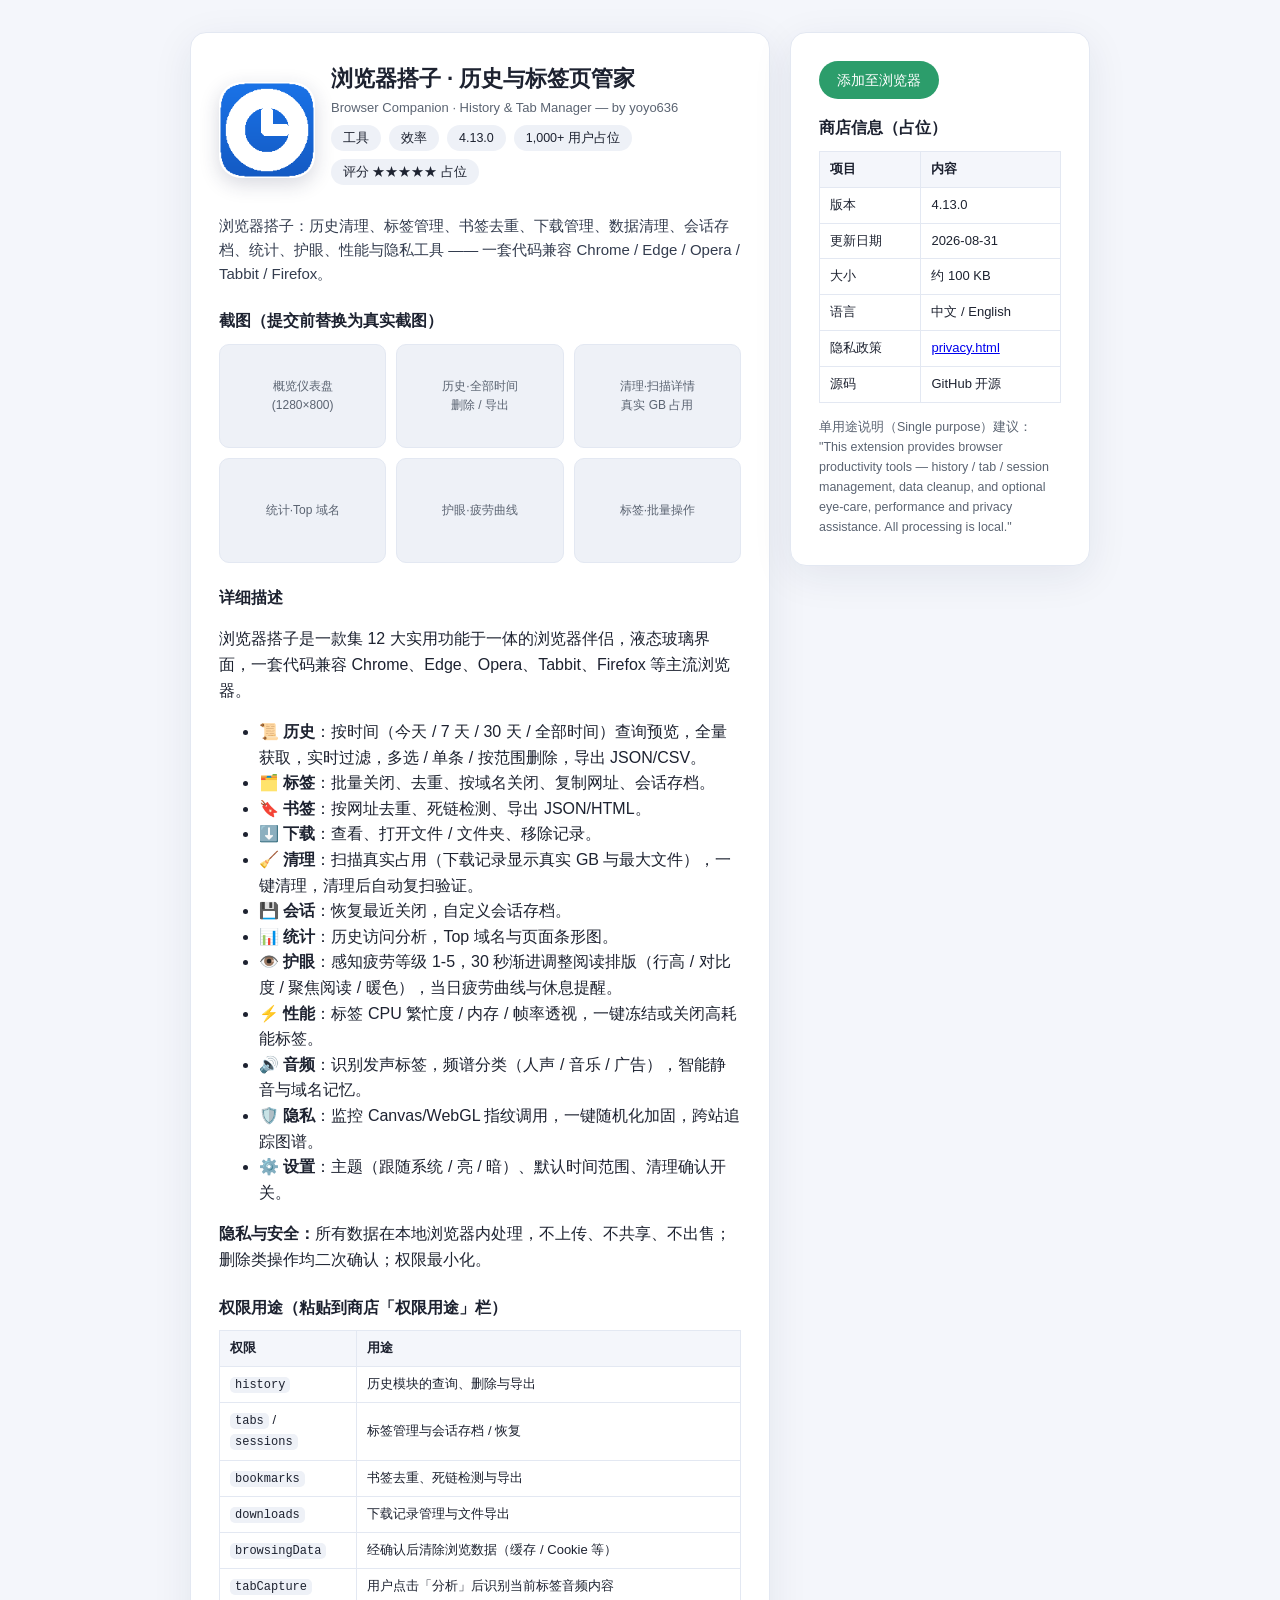
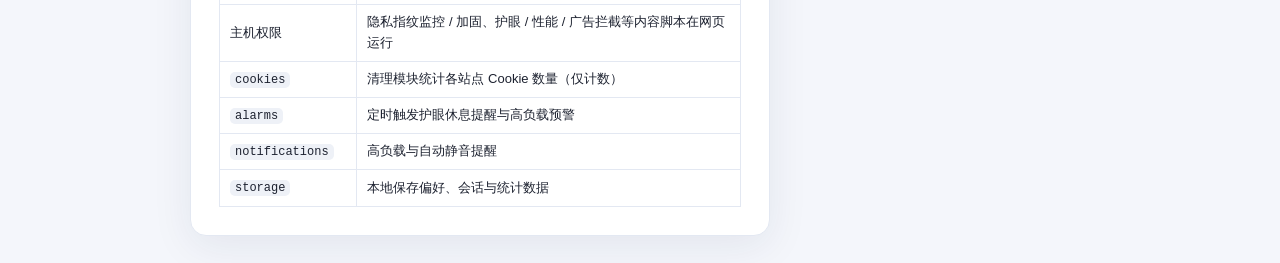
<file: listing-preview.html>
<!DOCTYPE html>
<html lang="zh-CN">
<head>
<meta charset="UTF-8">
<meta name="viewport" content="width=device-width, initial-scale=1.0">
<title>Listing 预览 · 浏览器搭子</title>
<style>
  :root { color-scheme: light; --line:#e3e8f2; --muted:#5b6472; }
  @media (prefers-color-scheme: dark) {
    :root { color-scheme: dark; }
    body { background:#10131c; color:#e8eaf0; }
    .card, .ss { background:#1a1f2e; border-color:#2c3348; }
    .chip { background:#262e44; }
    table th, table td { border-color:#2c3348; }
    a { color:#8ab0ff; }
  }
  * { box-sizing: border-box; }
  body { margin:0; font-family:-apple-system,BlinkMacSystemFont,"Segoe UI",Roboto,"PingFang SC","Microsoft YaHei",sans-serif;
    background:#f4f6fb; color:#1d2230; padding:32px 16px; line-height:1.6; }
  .wrap { max-width: 900px; margin: 0 auto; display: flex; gap: 20px; align-items: flex-start; flex-wrap: wrap; }
  .card { background:#fff; border:1px solid var(--line); border-radius:16px; padding:28px; box-shadow:0 10px 40px rgba(31,38,80,.08); }
  .main { flex: 1 1 540px; }
  .side { flex: 1 1 260px; }
  .icon { width:96px; height:96px; border-radius:22px; box-shadow:0 6px 20px rgba(31,38,80,.18); }
  .row { display:flex; gap:16px; align-items:center; }
  h1 { font-size:22px; margin:0 0 2px; }
  .dev { font-size:13px; color:var(--muted); }
  .badges { margin:6px 0 14px; display:flex; gap:8px; flex-wrap:wrap; }
  .chip { background:#eef1f7; border-radius:999px; padding:3px 12px; font-size:12.5px; }
  .short { font-size:15px; color:#333c4e; }
  .sec { font-size:16px; font-weight:700; margin:22px 0 10px; }
  .gallery { display:grid; grid-template-columns:repeat(auto-fill,minmax(150px,1fr)); gap:10px; }
  .ss { aspect-ratio: 16/10; background:#eef1f7; border:1px solid var(--line); border-radius:10px;
    display:flex; align-items:center; justify-content:center; color:var(--muted); font-size:12px; text-align:center; padding:8px; }
  table { width:100%; border-collapse:collapse; font-size:13px; margin-top:6px; }
  th, td { border:1px solid var(--line); padding:7px 10px; text-align:left; }
  th { background:#f4f6fb; }
  .note { font-size:12.5px; color:var(--muted); margin-top:14px; }
  .btn { display:inline-block; background:#2c9d6b; color:#fff; border-radius:999px; padding:8px 18px; font-size:14px; }
  code { background:#eef1f7; padding:1px 5px; border-radius:5px; font-size:12px; }
</style>
</head>
<body>
<div class="wrap">
  <div class="card main">
    <div class="row">
      <img class="icon" src="icons/icon128.png" alt="icon">
      <div>
        <h1>浏览器搭子 · 历史与标签页管家</h1>
        <div class="dev">Browser Companion · History &amp; Tab Manager — by yoyo636</div>
        <div class="badges">
          <span class="chip">工具</span><span class="chip">效率</span><span class="chip">4.13.0</span>
          <span class="chip">1,000+ 用户占位</span><span class="chip">评分 ★★★★★ 占位</span>
        </div>
      </div>
    </div>

    <p class="short">浏览器搭子：历史清理、标签管理、书签去重、下载管理、数据清理、会话存档、统计、护眼、性能与隐私工具 —— 一套代码兼容 Chrome / Edge / Opera / Tabbit / Firefox。</p>

    <div class="sec">截图（提交前替换为真实截图）</div>
    <div class="gallery">
      <div class="ss">概览仪表盘<br>(1280×800)</div>
      <div class="ss">历史·全部时间<br>删除 / 导出</div>
      <div class="ss">清理·扫描详情<br>真实 GB 占用</div>
      <div class="ss">统计·Top 域名</div>
      <div class="ss">护眼·疲劳曲线</div>
      <div class="ss">标签·批量操作</div>
    </div>

    <div class="sec">详细描述</div>
    <p>浏览器搭子是一款集 12 大实用功能于一体的浏览器伴侣，液态玻璃界面，一套代码兼容 Chrome、Edge、Opera、Tabbit、Firefox 等主流浏览器。</p>
    <ul>
      <li><b>📜 历史</b>：按时间（今天 / 7 天 / 30 天 / 全部时间）查询预览，全量获取，实时过滤，多选 / 单条 / 按范围删除，导出 JSON/CSV。</li>
      <li><b>🗂️ 标签</b>：批量关闭、去重、按域名关闭、复制网址、会话存档。</li>
      <li><b>🔖 书签</b>：按网址去重、死链检测、导出 JSON/HTML。</li>
      <li><b>⬇️ 下载</b>：查看、打开文件 / 文件夹、移除记录。</li>
      <li><b>🧹 清理</b>：扫描真实占用（下载记录显示真实 GB 与最大文件），一键清理，清理后自动复扫验证。</li>
      <li><b>💾 会话</b>：恢复最近关闭，自定义会话存档。</li>
      <li><b>📊 统计</b>：历史访问分析，Top 域名与页面条形图。</li>
      <li><b>👁️ 护眼</b>：感知疲劳等级 1-5，30 秒渐进调整阅读排版（行高 / 对比度 / 聚焦阅读 / 暖色），当日疲劳曲线与休息提醒。</li>
      <li><b>⚡ 性能</b>：标签 CPU 繁忙度 / 内存 / 帧率透视，一键冻结或关闭高耗能标签。</li>
      <li><b>🔊 音频</b>：识别发声标签，频谱分类（人声 / 音乐 / 广告），智能静音与域名记忆。</li>
      <li><b>🛡️ 隐私</b>：监控 Canvas/WebGL 指纹调用，一键随机化加固，跨站追踪图谱。</li>
      <li><b>⚙️ 设置</b>：主题（跟随系统 / 亮 / 暗）、默认时间范围、清理确认开关。</li>
    </ul>
    <p><b>隐私与安全：</b>所有数据在本地浏览器内处理，不上传、不共享、不出售；删除类操作均二次确认；权限最小化。</p>

    <div class="sec">权限用途（粘贴到商店「权限用途」栏）</div>
    <table>
      <tr><th>权限</th><th>用途</th></tr>
      <tr><td><code>history</code></td><td>历史模块的查询、删除与导出</td></tr>
      <tr><td><code>tabs</code> / <code>sessions</code></td><td>标签管理与会话存档 / 恢复</td></tr>
      <tr><td><code>bookmarks</code></td><td>书签去重、死链检测与导出</td></tr>
      <tr><td><code>downloads</code></td><td>下载记录管理与文件导出</td></tr>
      <tr><td><code>browsingData</code></td><td>经确认后清除浏览数据（缓存 / Cookie 等）</td></tr>
      <tr><td><code>tabCapture</code></td><td>用户点击「分析」后识别当前标签音频内容</td></tr>
      <tr><td>主机权限</td><td>隐私指纹监控 / 加固、护眼 / 性能 / 广告拦截等内容脚本在网页运行</td></tr>
      <tr><td><code>cookies</code></td><td>清理模块统计各站点 Cookie 数量（仅计数）</td></tr>
      <tr><td><code>alarms</code></td><td>定时触发护眼休息提醒与高负载预警</td></tr>
      <tr><td><code>notifications</code></td><td>高负载与自动静音提醒</td></tr>
      <tr><td><code>storage</code></td><td>本地保存偏好、会话与统计数据</td></tr>
    </table>
  </div>

  <div class="card side">
    <div class="btn">添加至浏览器</div>
    <div class="sec" style="margin-top:16px">商店信息（占位）</div>
    <table>
      <tr><th>项目</th><th>内容</th></tr>
      <tr><td>版本</td><td>4.13.0</td></tr>
      <tr><td>更新日期</td><td>2026-08-31</td></tr>
      <tr><td>大小</td><td>约 100 KB</td></tr>
      <tr><td>语言</td><td>中文 / English</td></tr>
      <tr><td>隐私政策</td><td><a href="privacy.html">privacy.html</a></td></tr>
      <tr><td>源码</td><td>GitHub 开源</td></tr>
    </table>
    <div class="note">单用途说明（Single purpose）建议：<br>
    "This extension provides browser productivity tools — history / tab / session management, data cleanup, and optional eye-care, performance and privacy assistance. All processing is local."</div>
  </div>
</div>
</body>
</html>
</file>
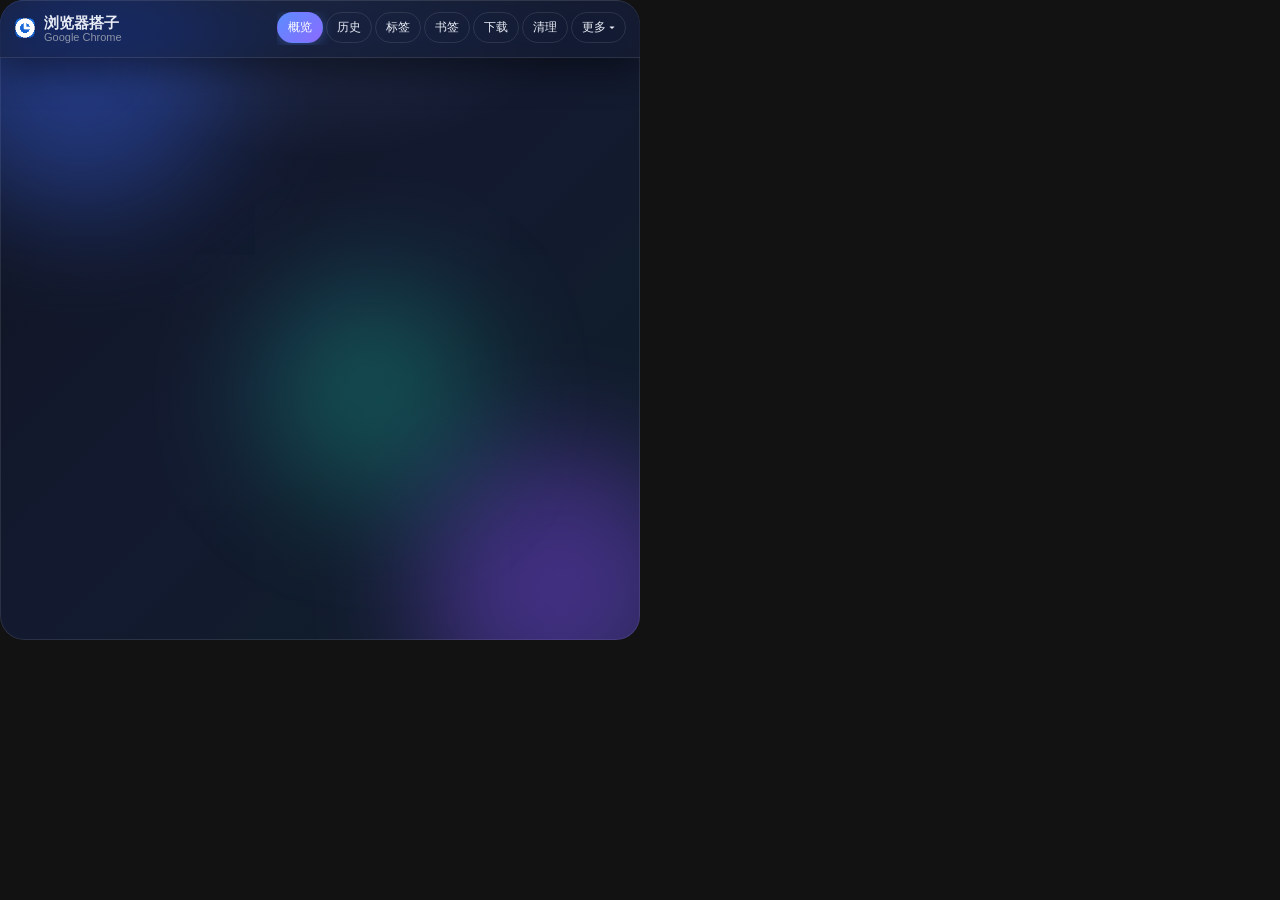
<file: popup.html>
<!DOCTYPE html>
<html lang="zh-CN">
  <head>
    <meta charset="UTF-8" />
    <meta name="viewport" content="width=device-width, initial-scale=1.0" />
    <title>浏览器搭子</title>
    <link rel="stylesheet" href="popup.css" />
  </head>
  <body>
    <!-- 液态玻璃背景光斑 -->
    <div class="bg-orbs" aria-hidden="true">
      <span class="orb orb-a"></span>
      <span class="orb orb-b"></span>
      <span class="orb orb-c"></span>
    </div>

    <!-- 顶部导航栏 -->
    <header class="topbar glass">
      <div class="brand">
        <img class="brand-icon" src="icons/icon32.png" alt="logo" width="22" height="22" />
        <div class="brand-text">
          <span class="brand-title">浏览器搭子</span>
          <span class="brand-sub" id="brandSub">Chromium 浏览器</span>
        </div>
      </div>
      <nav class="nav" id="nav">
        <button class="nav-item active" data-view="home">概览</button>
        <button class="nav-item" data-view="history">历史</button>
        <button class="nav-item" data-view="tabs">标签</button>
        <button class="nav-item" data-view="bookmarks">书签</button>
        <button class="nav-item" data-view="downloads">下载</button>
        <button class="nav-item" data-view="cleanup">清理</button>
        <button class="nav-item" data-view="more">更多 ▾</button>
      </nav>
      <!-- 更多面板：收纳次要功能，单屏展开全部入口 -->
      <div class="more-panel glass" id="morePanel" hidden></div>
    </header>

    <main class="content" id="content"></main>

    <!-- 二次确认 / 输入弹窗 -->
    <div class="modal-mask" id="modalMask" hidden>
      <div class="modal glass">
        <h3 id="modalTitle"></h3>
        <p id="modalBody"></p>
        <input id="modalInput" class="input" style="display:none;margin-bottom:12px;" autocomplete="off" />
        <div class="modal-actions">
          <button class="btn" id="modalCancel">取消</button>
          <button class="btn btn-danger" id="modalOk">确认</button>
        </div>
      </div>
    </div>

    <div class="toast-wrap" id="toastWrap"></div>

    <!-- 核心：命名空间、工具、导航、概览 -->
    <script src="popup.js"></script>
    <!-- 功能模块（经典脚本，按依赖顺序加载） -->
    <script src="modules/history.js"></script>
    <script src="modules/tabs.js"></script>
    <script src="modules/bookmarks.js"></script>
    <script src="modules/downloads.js"></script>
    <script src="modules/cleanup.js"></script>
    <script src="modules/sessions.js"></script>
    <script src="modules/stats.js"></script>
    <script src="modules/fatigue.js"></script>
    <script src="modules/perf.js"></script>
    <script src="modules/audio.js"></script>
    <script src="modules/privacy.js"></script>
    <script src="modules/health.js"></script>
    <script src="modules/focus.js"></script>
    <script src="modules/adblock.js"></script>
    <script src="modules/tamper.js"></script>
    <script src="modules/realestate.js"></script>
    <script src="modules/settings.js"></script>
  </body>
</html>
</file>
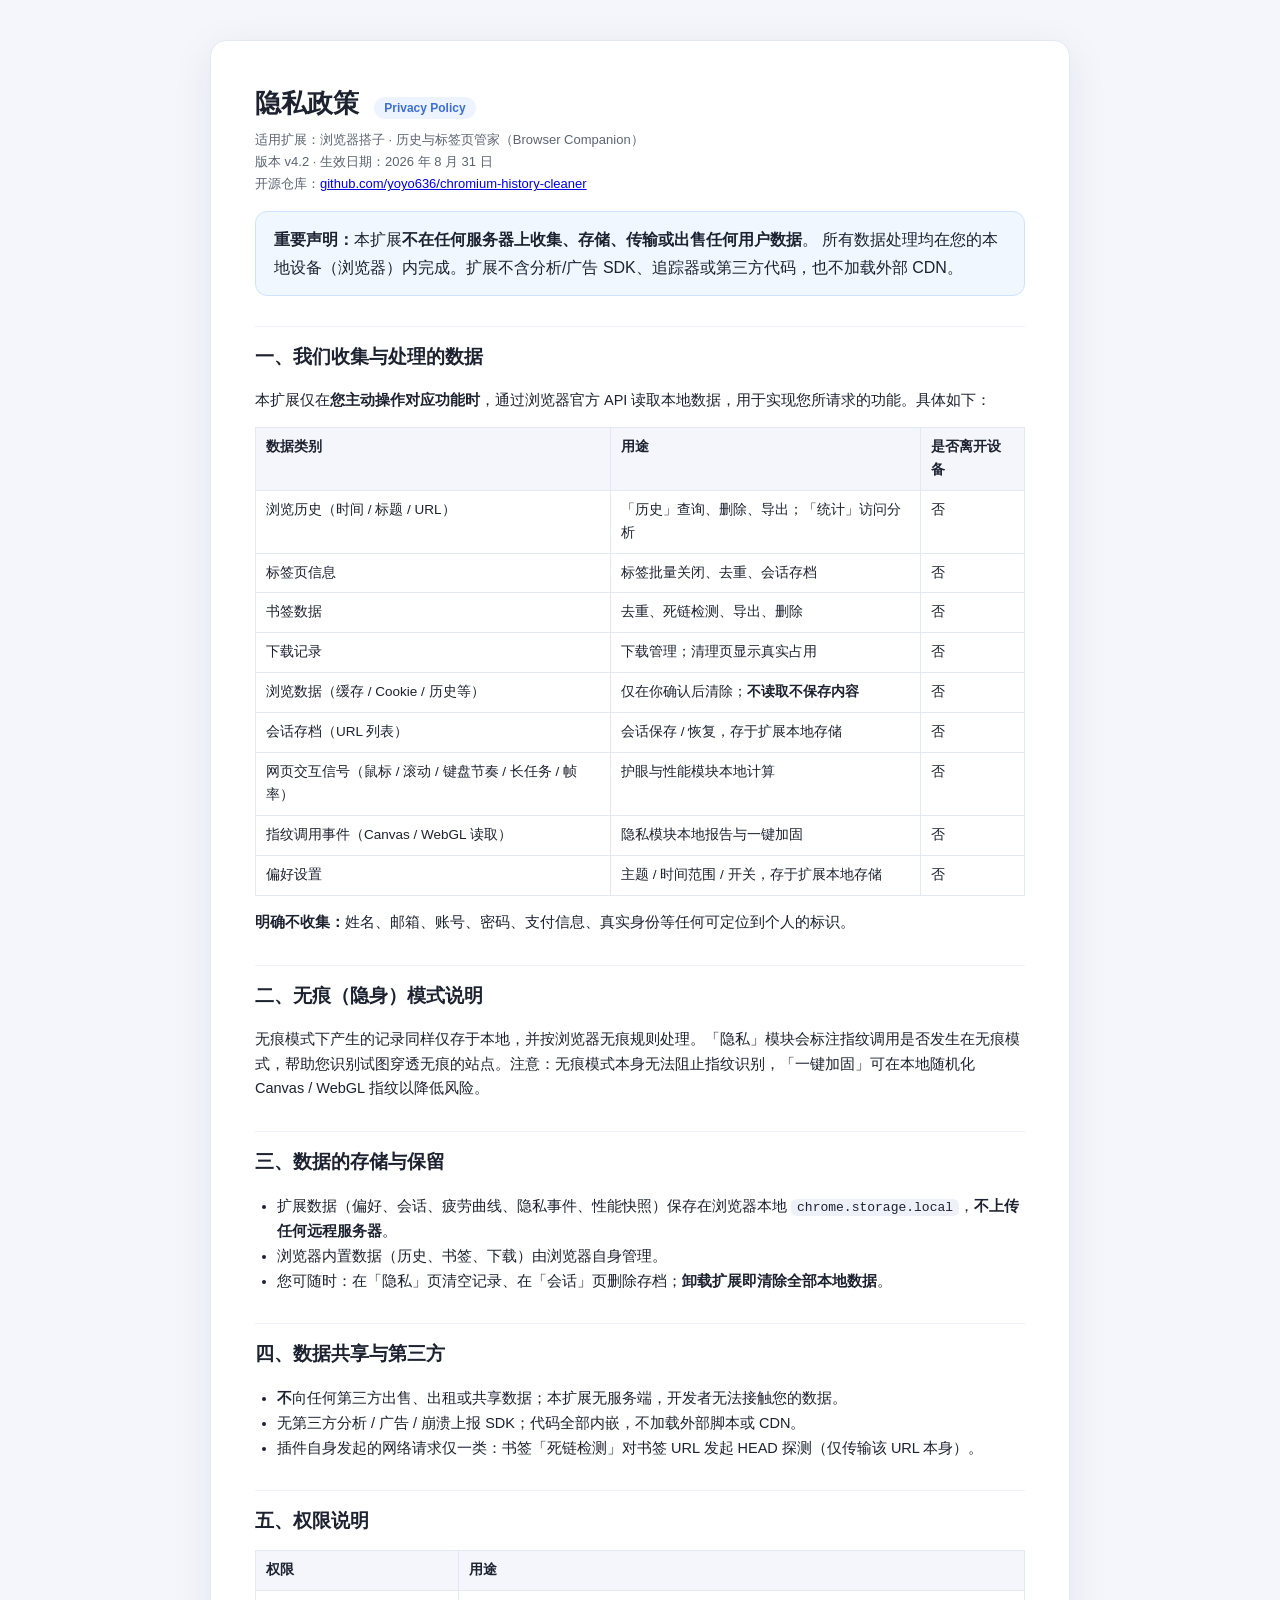
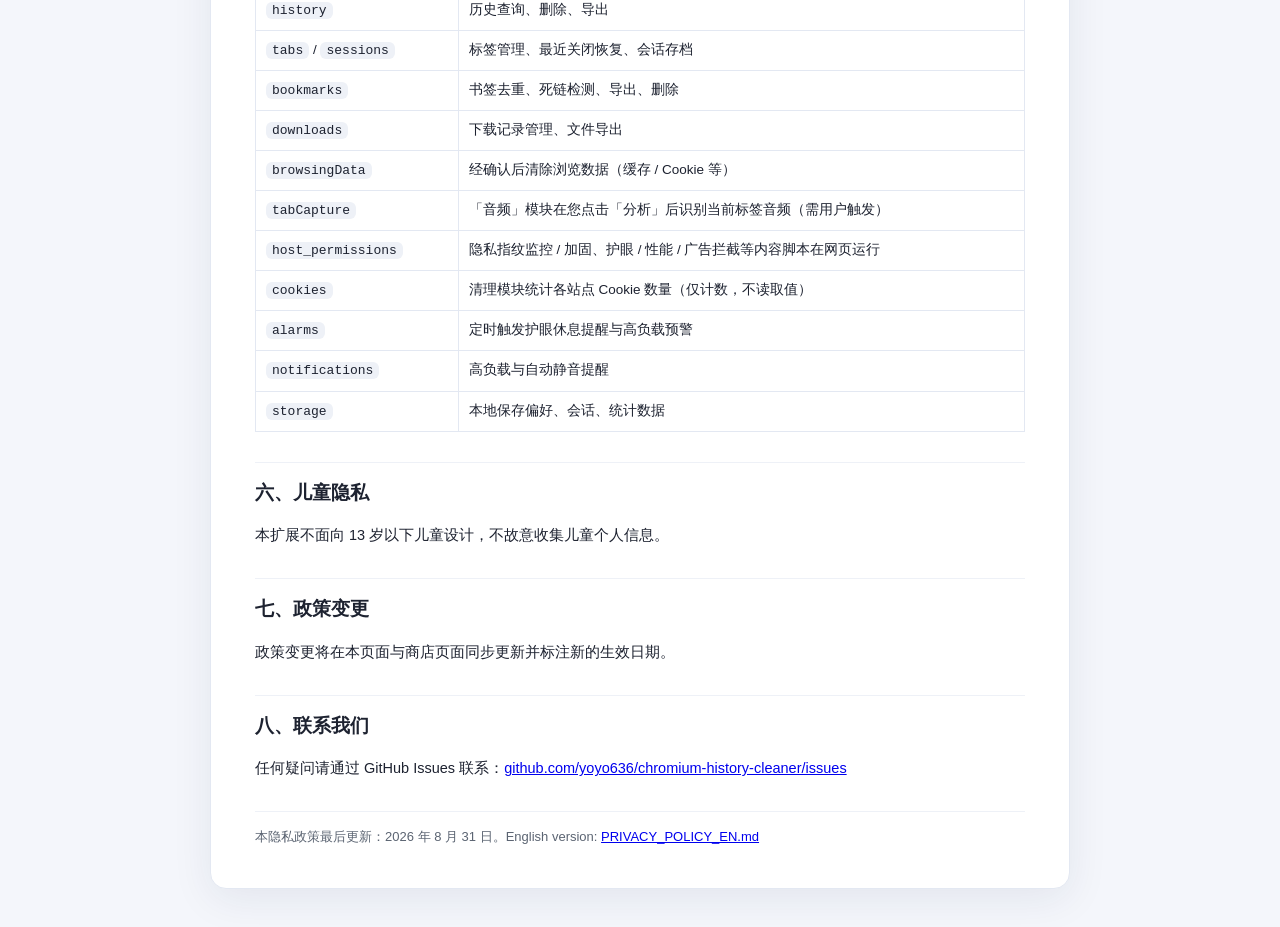
<file: privacy.html>
<!DOCTYPE html>
<html lang="zh-CN">
<head>
<meta charset="UTF-8">
<meta name="viewport" content="width=device-width, initial-scale=1.0">
<title>隐私政策 · 浏览器搭子</title>
<style>
  :root { color-scheme: light; }
  @media (prefers-color-scheme: dark) {
    :root { color-scheme: dark; }
    body { background:#10131c; color:#e8eaf0; }
    .card { background:#1a1f2e; border-color:#2c3348; }
    code { background:#0d1020; }
    a { color:#8ab0ff; }
  }
  * { box-sizing: border-box; }
  body {
    margin: 0; font-family: -apple-system, BlinkMacSystemFont, "Segoe UI", Roboto,
      "PingFang SC", "Microsoft YaHei", sans-serif;
    background: #f4f6fb; color: #1d2230; line-height: 1.7; padding: 40px 16px;
  }
  .wrap { max-width: 860px; margin: 0 auto; }
  .card {
    background: #fff; border: 1px solid #e3e8f2; border-radius: 16px;
    padding: 40px 44px; box-shadow: 0 10px 40px rgba(31,38,80,.08);
  }
  h1 { font-size: 26px; margin: 0 0 4px; }
  .meta { color: #5b6472; font-size: 13px; margin-bottom: 8px; }
  h2 { font-size: 19px; margin: 30px 0 10px; padding-top: 14px; border-top: 1px solid #eef1f7; }
  h3 { font-size: 15px; margin: 18px 0 8px; }
  p, li { font-size: 14.5px; }
  ul { padding-left: 22px; }
  table { width: 100%; border-collapse: collapse; margin: 12px 0; font-size: 13.5px; }
  th, td { border: 1px solid #e3e8f2; padding: 8px 10px; text-align: left; vertical-align: top; }
  th { background: #f4f6fb; }
  code { background: #eef1f7; padding: 1px 6px; border-radius: 6px; font-size: 13px; }
  .tldr { background:#f0f7ff; border:1px solid #cfe3ff; border-radius:12px; padding:14px 18px; margin: 16px 0; }
  .contact { margin-top: 30px; padding-top: 14px; border-top: 1px solid #eef1f7; font-size: 13px; color:#5b6472; }
  .tag { display:inline-block; background:#eef4ff; color:#3b6fd4; border-radius:999px; padding:1px 10px; font-size:12px; margin-left:8px; }
  @media (max-width: 640px) {
    .card { padding: 24px 20px; }
    th, td { font-size: 12.5px; }
  }
</style>
</head>
<body>
<div class="wrap">
  <div class="card">
    <h1>隐私政策 <span class="tag">Privacy Policy</span></h1>
    <div class="meta">适用扩展：浏览器搭子 · 历史与标签页管家（Browser Companion）<br>
    版本 v4.2 · 生效日期：2026 年 8 月 31 日<br>
    开源仓库：<a href="https://github.com/yoyo636/chromium-history-cleaner">github.com/yoyo636/chromium-history-cleaner</a></div>

    <div class="tldr">
      <strong>重要声明：</strong>本扩展<strong>不在任何服务器上收集、存储、传输或出售任何用户数据</strong>。
      所有数据处理均在您的本地设备（浏览器）内完成。扩展不含分析/广告 SDK、追踪器或第三方代码，也不加载外部 CDN。
    </div>

    <h2>一、我们收集与处理的数据</h2>
    <p>本扩展仅在<strong>您主动操作对应功能时</strong>，通过浏览器官方 API 读取本地数据，用于实现您所请求的功能。具体如下：</p>
    <table>
      <tr><th>数据类别</th><th>用途</th><th>是否离开设备</th></tr>
      <tr><td>浏览历史（时间 / 标题 / URL）</td><td>「历史」查询、删除、导出；「统计」访问分析</td><td>否</td></tr>
      <tr><td>标签页信息</td><td>标签批量关闭、去重、会话存档</td><td>否</td></tr>
      <tr><td>书签数据</td><td>去重、死链检测、导出、删除</td><td>否</td></tr>
      <tr><td>下载记录</td><td>下载管理；清理页显示真实占用</td><td>否</td></tr>
      <tr><td>浏览数据（缓存 / Cookie / 历史等）</td><td>仅在你确认后清除；<strong>不读取不保存内容</strong></td><td>否</td></tr>
      <tr><td>会话存档（URL 列表）</td><td>会话保存 / 恢复，存于扩展本地存储</td><td>否</td></tr>
      <tr><td>网页交互信号（鼠标 / 滚动 / 键盘节奏 / 长任务 / 帧率）</td><td>护眼与性能模块本地计算</td><td>否</td></tr>
      <tr><td>指纹调用事件（Canvas / WebGL 读取）</td><td>隐私模块本地报告与一键加固</td><td>否</td></tr>
      <tr><td>偏好设置</td><td>主题 / 时间范围 / 开关，存于扩展本地存储</td><td>否</td></tr>
    </table>
    <p><strong>明确不收集：</strong>姓名、邮箱、账号、密码、支付信息、真实身份等任何可定位到个人的标识。</p>

    <h2>二、无痕（隐身）模式说明</h2>
    <p>无痕模式下产生的记录同样仅存于本地，并按浏览器无痕规则处理。「隐私」模块会标注指纹调用是否发生在无痕模式，帮助您识别试图穿透无痕的站点。注意：无痕模式本身无法阻止指纹识别，「一键加固」可在本地随机化 Canvas / WebGL 指纹以降低风险。</p>

    <h2>三、数据的存储与保留</h2>
    <ul>
      <li>扩展数据（偏好、会话、疲劳曲线、隐私事件、性能快照）保存在浏览器本地 <code>chrome.storage.local</code>，<strong>不上传任何远程服务器</strong>。</li>
      <li>浏览器内置数据（历史、书签、下载）由浏览器自身管理。</li>
      <li>您可随时：在「隐私」页清空记录、在「会话」页删除存档；<strong>卸载扩展即清除全部本地数据</strong>。</li>
    </ul>

    <h2>四、数据共享与第三方</h2>
    <ul>
      <li><strong>不</strong>向任何第三方出售、出租或共享数据；本扩展无服务端，开发者无法接触您的数据。</li>
      <li>无第三方分析 / 广告 / 崩溃上报 SDK；代码全部内嵌，不加载外部脚本或 CDN。</li>
      <li>插件自身发起的网络请求仅一类：书签「死链检测」对书签 URL 发起 HEAD 探测（仅传输该 URL 本身）。</li>
      
    </ul>

    <h2>五、权限说明</h2>
    <table>
      <tr><th>权限</th><th>用途</th></tr>
      <tr><td><code>history</code></td><td>历史查询、删除、导出</td></tr>
      <tr><td><code>tabs</code> / <code>sessions</code></td><td>标签管理、最近关闭恢复、会话存档</td></tr>
      <tr><td><code>bookmarks</code></td><td>书签去重、死链检测、导出、删除</td></tr>
      <tr><td><code>downloads</code></td><td>下载记录管理、文件导出</td></tr>
      <tr><td><code>browsingData</code></td><td>经确认后清除浏览数据（缓存 / Cookie 等）</td></tr>
      <tr><td><code>tabCapture</code></td><td>「音频」模块在您点击「分析」后识别当前标签音频（需用户触发）</td></tr>
      <tr><td><code>host_permissions</code></td><td>隐私指纹监控 / 加固、护眼 / 性能 / 广告拦截等内容脚本在网页运行</td></tr>
      <tr><td><code>cookies</code></td><td>清理模块统计各站点 Cookie 数量（仅计数，不读取值）</td></tr>
      <tr><td><code>alarms</code></td><td>定时触发护眼休息提醒与高负载预警</td></tr>
      <tr><td><code>notifications</code></td><td>高负载与自动静音提醒</td></tr>
      <tr><td><code>storage</code></td><td>本地保存偏好、会话、统计数据</td></tr>
    </table>

    <h2>六、儿童隐私</h2>
    <p>本扩展不面向 13 岁以下儿童设计，不故意收集儿童个人信息。</p>

    <h2>七、政策变更</h2>
    <p>政策变更将在本页面与商店页面同步更新并标注新的生效日期。</p>

    <h2>八、联系我们</h2>
    <p>任何疑问请通过 GitHub Issues 联系：<a href="https://github.com/yoyo636/chromium-history-cleaner/issues">github.com/yoyo636/chromium-history-cleaner/issues</a></p>

    <div class="contact">本隐私政策最后更新：2026 年 8 月 31 日。English version: <a href="./PRIVACY_POLICY_EN.md">PRIVACY_POLICY_EN.md</a></div>
  </div>
</div>
</body>
</html>
</file>
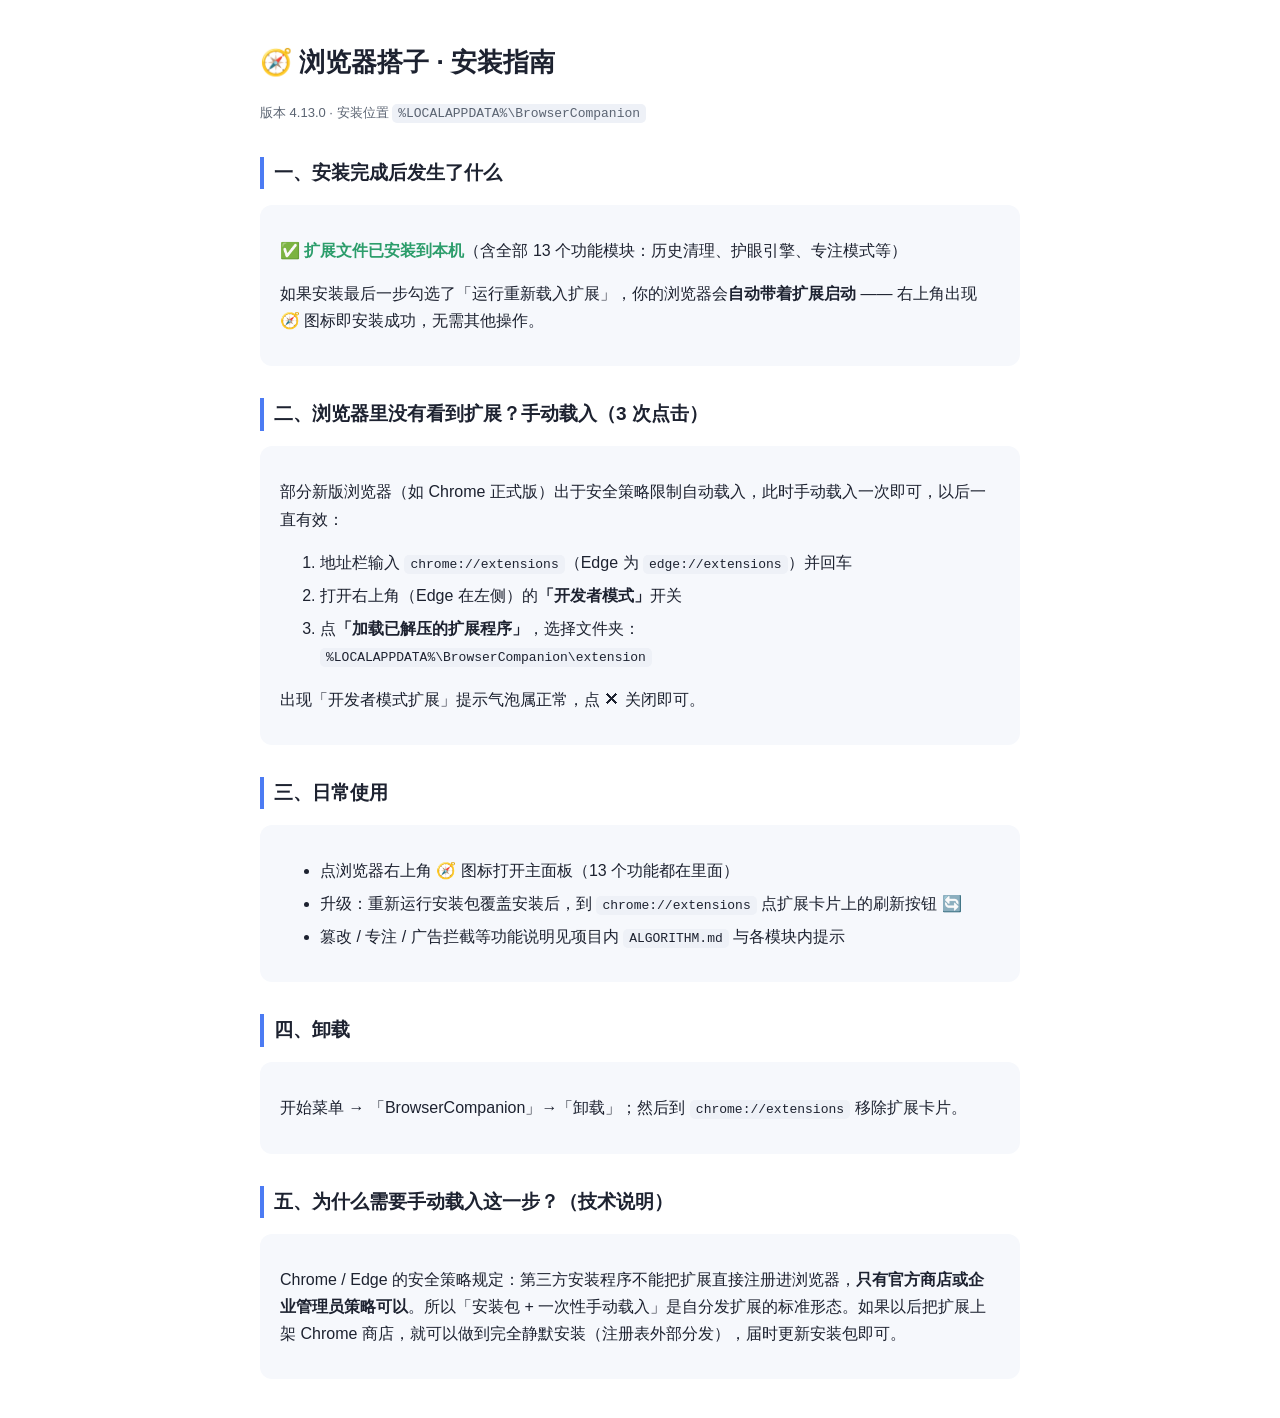
<file: win-installer/BrowserCompanion 安装指南.html>
<!DOCTYPE html>
<html lang="zh-CN">
<head>
<meta charset="UTF-8">
<title>浏览器搭子 · 安装指南</title>
<style>
  body { font-family: -apple-system, "Microsoft YaHei", sans-serif; max-width: 760px; margin: 40px auto; padding: 0 20px; color: #1d2230; line-height: 1.7; }
  h1 { font-size: 26px; } h2 { font-size: 19px; margin-top: 32px; border-left: 4px solid #4c7bf3; padding-left: 10px; }
  .card { background: #f6f8fc; border-radius: 12px; padding: 16px 20px; margin: 14px 0; }
  .ok { color: #2c9d6b; font-weight: 600; } .warn { color: #e5484d; font-weight: 600; }
  ol li, ul li { margin: 6px 0; }
  code { background: #eef1f7; padding: 2px 6px; border-radius: 5px; font-size: 13px; }
  .ver { color: #5b6472; font-size: 13px; }
</style>
</head>
<body>
<h1>🧭 浏览器搭子 · 安装指南</h1>
<p class="ver">版本 4.13.0 · 安装位置 <code>%LOCALAPPDATA%\BrowserCompanion</code></p>

<h2>一、安装完成后发生了什么</h2>
<div class="card">
  <p><span class="ok">✅ 扩展文件已安装到本机</span>（含全部 13 个功能模块：历史清理、护眼引擎、专注模式等）</p>
  <p>如果安装最后一步勾选了「运行重新载入扩展」，你的浏览器会<strong>自动带着扩展启动</strong> —— 右上角出现 🧭 图标即安装成功，无需其他操作。</p>
</div>

<h2>二、浏览器里没有看到扩展？手动载入（3 次点击）</h2>
<div class="card">
  <p>部分新版浏览器（如 Chrome 正式版）出于安全策略限制自动载入，此时手动载入一次即可，以后一直有效：</p>
  <ol>
    <li>地址栏输入 <code>chrome://extensions</code>（Edge 为 <code>edge://extensions</code>）并回车</li>
    <li>打开右上角（Edge 在左侧）的<strong>「开发者模式」</strong>开关</li>
    <li>点<strong>「加载已解压的扩展程序」</strong>，选择文件夹：<br><code>%LOCALAPPDATA%\BrowserCompanion\extension</code></li>
  </ol>
  <p>出现「开发者模式扩展」提示气泡属正常，点 ✕ 关闭即可。</p>
</div>

<h2>三、日常使用</h2>
<div class="card">
  <ul>
    <li>点浏览器右上角 🧭 图标打开主面板（13 个功能都在里面）</li>
    <li>升级：重新运行安装包覆盖安装后，到 <code>chrome://extensions</code> 点扩展卡片上的刷新按钮 🔄</li>
    <li>篡改 / 专注 / 广告拦截等功能说明见项目内 <code>ALGORITHM.md</code> 与各模块内提示</li>
  </ul>
</div>

<h2>四、卸载</h2>
<div class="card">
  <p>开始菜单 → 「BrowserCompanion」→「卸载」；然后到 <code>chrome://extensions</code> 移除扩展卡片。</p>
</div>

<h2>五、为什么需要手动载入这一步？（技术说明）</h2>
<div class="card">
  <p>Chrome / Edge 的安全策略规定：第三方安装程序不能把扩展直接注册进浏览器，<strong>只有官方商店或企业管理员策略可以</strong>。所以「安装包 + 一次性手动载入」是自分发扩展的标准形态。如果以后把扩展上架 Chrome 商店，就可以做到完全静默安装（注册表外部分发），届时更新安装包即可。</p>
</div>
</body>
</html>
</file>
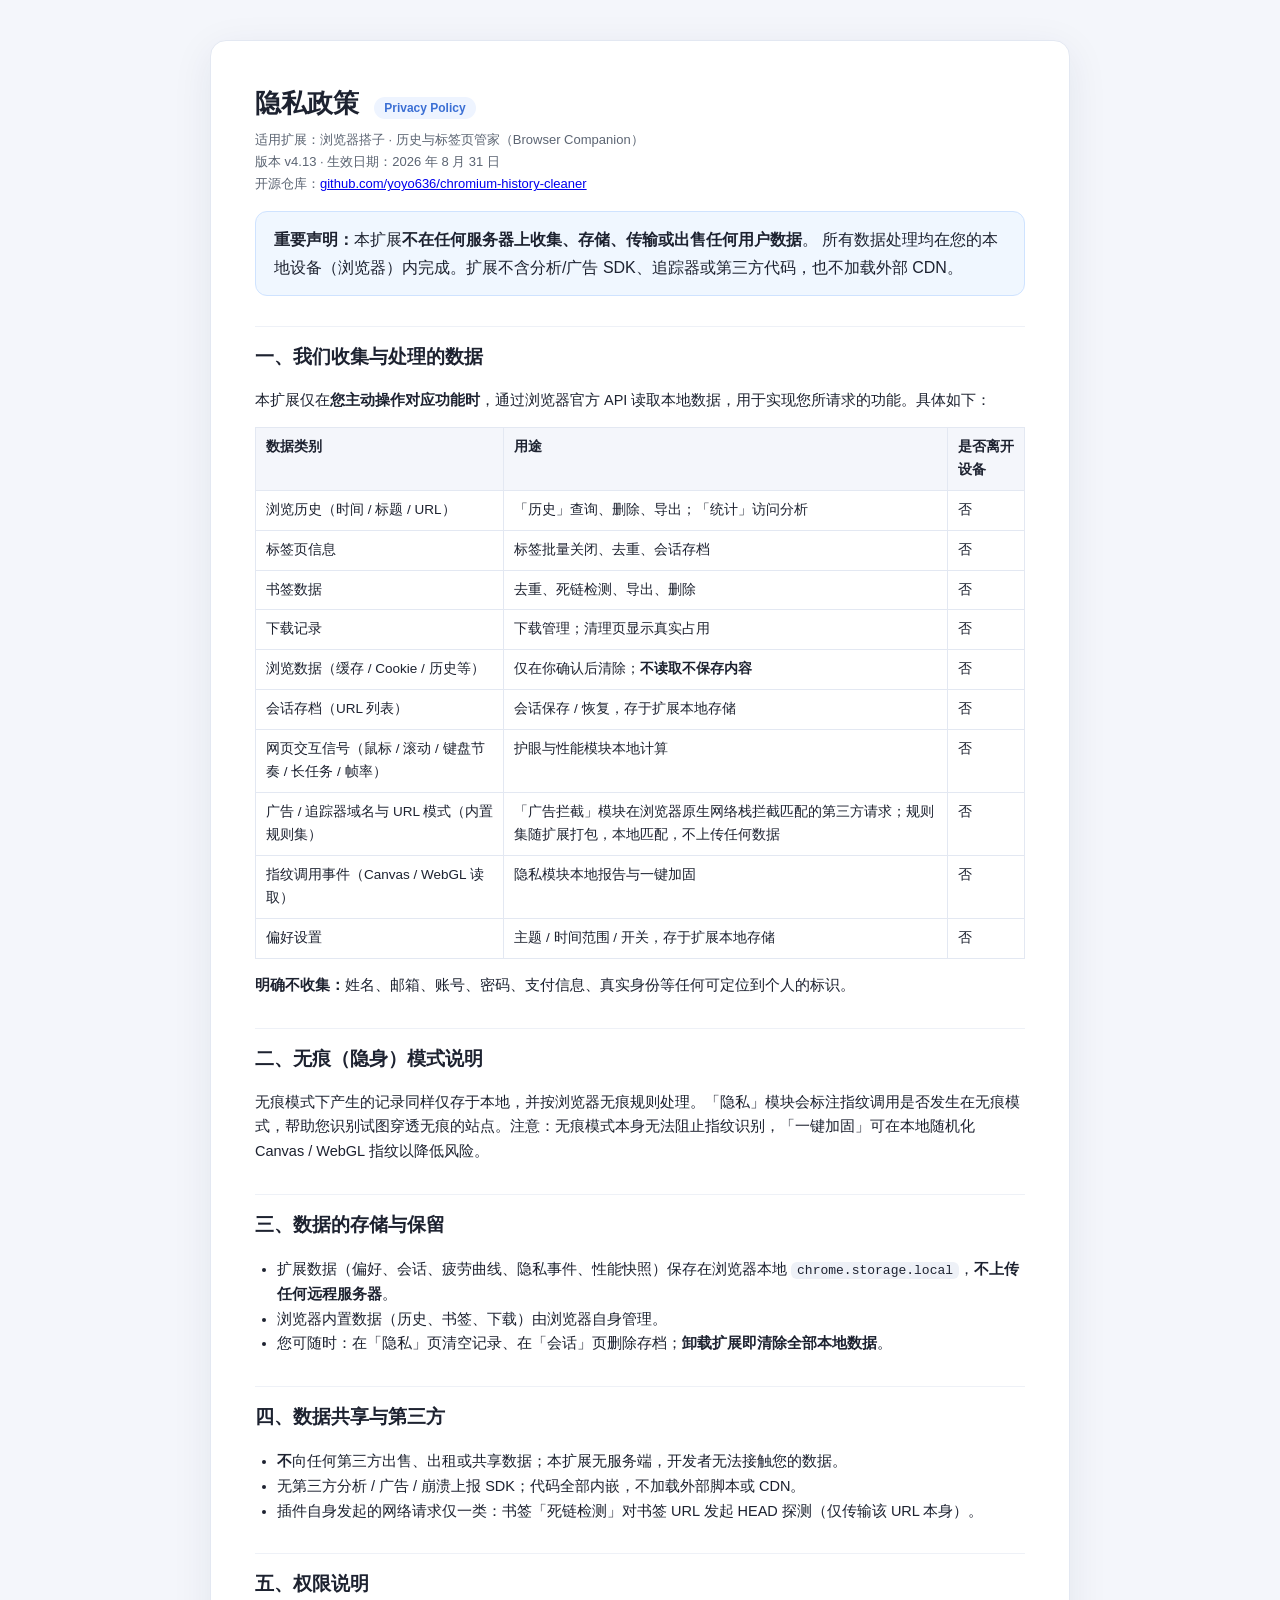
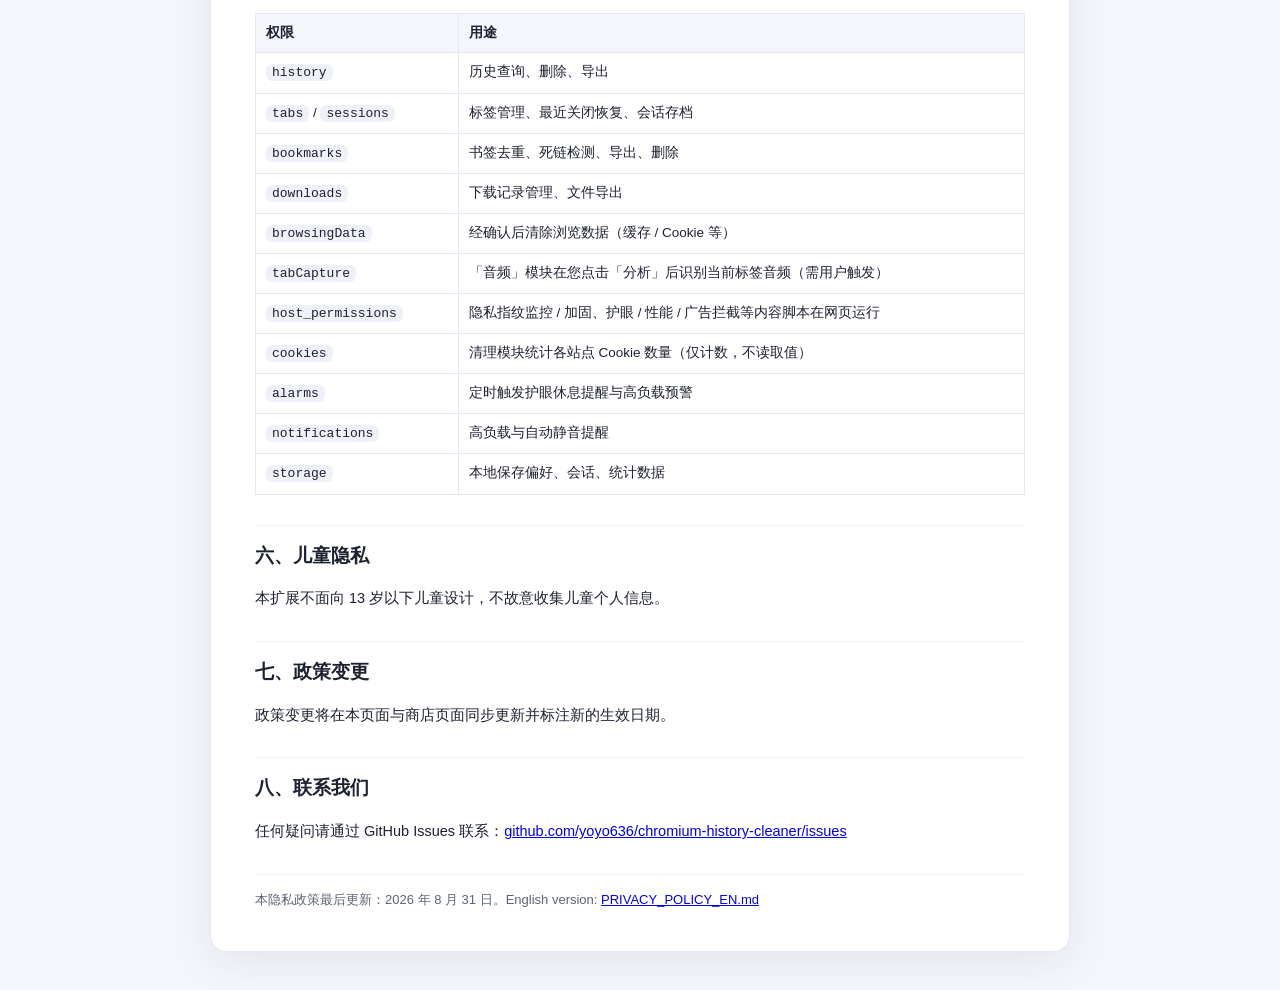
<file: website/site/privacy.html>
<!DOCTYPE html>
<html lang="zh-CN">
<head>
<meta charset="UTF-8">
<meta name="viewport" content="width=device-width, initial-scale=1.0">
<title>隐私政策 · 浏览器搭子</title>
<style>
  :root { color-scheme: light; }
  @media (prefers-color-scheme: dark) {
    :root { color-scheme: dark; }
    body { background:#10131c; color:#e8eaf0; }
    .card { background:#1a1f2e; border-color:#2c3348; }
    code { background:#0d1020; }
    a { color:#8ab0ff; }
  }
  * { box-sizing: border-box; }
  body {
    margin: 0; font-family: -apple-system, BlinkMacSystemFont, "Segoe UI", Roboto,
      "PingFang SC", "Microsoft YaHei", sans-serif;
    background: #f4f6fb; color: #1d2230; line-height: 1.7; padding: 40px 16px;
  }
  .wrap { max-width: 860px; margin: 0 auto; }
  .card {
    background: #fff; border: 1px solid #e3e8f2; border-radius: 16px;
    padding: 40px 44px; box-shadow: 0 10px 40px rgba(31,38,80,.08);
  }
  h1 { font-size: 26px; margin: 0 0 4px; }
  .meta { color: #5b6472; font-size: 13px; margin-bottom: 8px; }
  h2 { font-size: 19px; margin: 30px 0 10px; padding-top: 14px; border-top: 1px solid #eef1f7; }
  h3 { font-size: 15px; margin: 18px 0 8px; }
  p, li { font-size: 14.5px; }
  ul { padding-left: 22px; }
  table { width: 100%; border-collapse: collapse; margin: 12px 0; font-size: 13.5px; }
  th, td { border: 1px solid #e3e8f2; padding: 8px 10px; text-align: left; vertical-align: top; }
  th { background: #f4f6fb; }
  code { background: #eef1f7; padding: 1px 6px; border-radius: 6px; font-size: 13px; }
  .tldr { background:#f0f7ff; border:1px solid #cfe3ff; border-radius:12px; padding:14px 18px; margin: 16px 0; }
  .contact { margin-top: 30px; padding-top: 14px; border-top: 1px solid #eef1f7; font-size: 13px; color:#5b6472; }
  .tag { display:inline-block; background:#eef4ff; color:#3b6fd4; border-radius:999px; padding:1px 10px; font-size:12px; margin-left:8px; }
  @media (max-width: 640px) {
    .card { padding: 24px 20px; }
    th, td { font-size: 12.5px; }
  }
</style>
</head>
<body>
<div class="wrap">
  <div class="card">
    <h1>隐私政策 <span class="tag">Privacy Policy</span></h1>
    <div class="meta">适用扩展：浏览器搭子 · 历史与标签页管家（Browser Companion）<br>
    版本 v4.13 · 生效日期：2026 年 8 月 31 日<br>
    开源仓库：<a href="https://github.com/yoyo636/chromium-history-cleaner">github.com/yoyo636/chromium-history-cleaner</a></div>

    <div class="tldr">
      <strong>重要声明：</strong>本扩展<strong>不在任何服务器上收集、存储、传输或出售任何用户数据</strong>。
      所有数据处理均在您的本地设备（浏览器）内完成。扩展不含分析/广告 SDK、追踪器或第三方代码，也不加载外部 CDN。
    </div>

    <h2>一、我们收集与处理的数据</h2>
    <p>本扩展仅在<strong>您主动操作对应功能时</strong>，通过浏览器官方 API 读取本地数据，用于实现您所请求的功能。具体如下：</p>
    <table>
      <tr><th>数据类别</th><th>用途</th><th>是否离开设备</th></tr>
      <tr><td>浏览历史（时间 / 标题 / URL）</td><td>「历史」查询、删除、导出；「统计」访问分析</td><td>否</td></tr>
      <tr><td>标签页信息</td><td>标签批量关闭、去重、会话存档</td><td>否</td></tr>
      <tr><td>书签数据</td><td>去重、死链检测、导出、删除</td><td>否</td></tr>
      <tr><td>下载记录</td><td>下载管理；清理页显示真实占用</td><td>否</td></tr>
      <tr><td>浏览数据（缓存 / Cookie / 历史等）</td><td>仅在你确认后清除；<strong>不读取不保存内容</strong></td><td>否</td></tr>
      <tr><td>会话存档（URL 列表）</td><td>会话保存 / 恢复，存于扩展本地存储</td><td>否</td></tr>
      <tr><td>网页交互信号（鼠标 / 滚动 / 键盘节奏 / 长任务 / 帧率）</td><td>护眼与性能模块本地计算</td><td>否</td></tr>
      <tr><td>广告 / 追踪器域名与 URL 模式（内置规则集）</td><td>「广告拦截」模块在浏览器原生网络栈拦截匹配的第三方请求；规则集随扩展打包，本地匹配，不上传任何数据</td><td>否</td></tr>
      <tr><td>指纹调用事件（Canvas / WebGL 读取）</td><td>隐私模块本地报告与一键加固</td><td>否</td></tr>
      <tr><td>偏好设置</td><td>主题 / 时间范围 / 开关，存于扩展本地存储</td><td>否</td></tr>
    </table>
    <p><strong>明确不收集：</strong>姓名、邮箱、账号、密码、支付信息、真实身份等任何可定位到个人的标识。</p>

    <h2>二、无痕（隐身）模式说明</h2>
    <p>无痕模式下产生的记录同样仅存于本地，并按浏览器无痕规则处理。「隐私」模块会标注指纹调用是否发生在无痕模式，帮助您识别试图穿透无痕的站点。注意：无痕模式本身无法阻止指纹识别，「一键加固」可在本地随机化 Canvas / WebGL 指纹以降低风险。</p>

    <h2>三、数据的存储与保留</h2>
    <ul>
      <li>扩展数据（偏好、会话、疲劳曲线、隐私事件、性能快照）保存在浏览器本地 <code>chrome.storage.local</code>，<strong>不上传任何远程服务器</strong>。</li>
      <li>浏览器内置数据（历史、书签、下载）由浏览器自身管理。</li>
      <li>您可随时：在「隐私」页清空记录、在「会话」页删除存档；<strong>卸载扩展即清除全部本地数据</strong>。</li>
    </ul>

    <h2>四、数据共享与第三方</h2>
    <ul>
      <li><strong>不</strong>向任何第三方出售、出租或共享数据；本扩展无服务端，开发者无法接触您的数据。</li>
      <li>无第三方分析 / 广告 / 崩溃上报 SDK；代码全部内嵌，不加载外部脚本或 CDN。</li>
      <li>插件自身发起的网络请求仅一类：书签「死链检测」对书签 URL 发起 HEAD 探测（仅传输该 URL 本身）。</li>
      
    </ul>

    <h2>五、权限说明</h2>
    <table>
      <tr><th>权限</th><th>用途</th></tr>
      <tr><td><code>history</code></td><td>历史查询、删除、导出</td></tr>
      <tr><td><code>tabs</code> / <code>sessions</code></td><td>标签管理、最近关闭恢复、会话存档</td></tr>
      <tr><td><code>bookmarks</code></td><td>书签去重、死链检测、导出、删除</td></tr>
      <tr><td><code>downloads</code></td><td>下载记录管理、文件导出</td></tr>
      <tr><td><code>browsingData</code></td><td>经确认后清除浏览数据（缓存 / Cookie 等）</td></tr>
      <tr><td><code>tabCapture</code></td><td>「音频」模块在您点击「分析」后识别当前标签音频（需用户触发）</td></tr>
      <tr><td><code>host_permissions</code></td><td>隐私指纹监控 / 加固、护眼 / 性能 / 广告拦截等内容脚本在网页运行</td></tr>
      <tr><td><code>cookies</code></td><td>清理模块统计各站点 Cookie 数量（仅计数，不读取值）</td></tr>
      <tr><td><code>alarms</code></td><td>定时触发护眼休息提醒与高负载预警</td></tr>
      <tr><td><code>notifications</code></td><td>高负载与自动静音提醒</td></tr>
      <tr><td><code>storage</code></td><td>本地保存偏好、会话、统计数据</td></tr>
    </table>

    <h2>六、儿童隐私</h2>
    <p>本扩展不面向 13 岁以下儿童设计，不故意收集儿童个人信息。</p>

    <h2>七、政策变更</h2>
    <p>政策变更将在本页面与商店页面同步更新并标注新的生效日期。</p>

    <h2>八、联系我们</h2>
    <p>任何疑问请通过 GitHub Issues 联系：<a href="https://github.com/yoyo636/chromium-history-cleaner/issues">github.com/yoyo636/chromium-history-cleaner/issues</a></p>

    <div class="contact">本隐私政策最后更新：2026 年 8 月 31 日。English version: <a href="./PRIVACY_POLICY_EN.md">PRIVACY_POLICY_EN.md</a></div>
  </div>
</div>
</body>
</html>
</file>
<file: popup.css>
/* -------------------------------------------------------------------------
 * popup.css — 液态玻璃（Liquid Glass）风格 + 顶部导航栏
 * 纯本地资源，不引入任何外部 CDN。
 * - 默认深色玻璃（面向程序员 / 办公场景），html.light 可切浅色
 * - 整窗圆角矩形：宽度锚定在 <html> 上，任何子元素溢出都会被裁剪
 *   （此前 body 固定 640px 而内容把 html 撑宽，右侧露出一截白色 —— 根因）
 * ------------------------------------------------------------------------- */

:root {
  /* 深色玻璃（默认） */
  --accent: #5b8cff;
  --accent-2: #8b6bff;
  --danger: #ff5c69;
  --success: #3fce8f;
  --text: #e8ecf5;
  --muted: #8b94a7;
  --glass: rgba(24, 30, 48, 0.58);
  --glass-strong: rgba(32, 40, 62, 0.78);
  --border: rgba(255, 255, 255, 0.10);
  --border-hi: rgba(255, 255, 255, 0.22);
  --shadow: 0 12px 36px rgba(0, 0, 0, 0.45), inset 0 1px 0 rgba(255, 255, 255, 0.06);
  --radius-sm: 10px;
  --radius: 14px;
  --radius-lg: 18px;
  --radius-xl: 22px;
  --bg1: #10141f;
  --bg2: #131a30;
  --bg3: #0d1e26;
  color-scheme: dark;
}

/* 手动指定暗色（与默认一致，显式声明保证语义清晰） */
html.dark {
  color-scheme: dark;
}

/* 浅色玻璃：仅当 <html class="light"> 时启用 */
html.light {
  --text: #232a3a;
  --muted: #5d6678;
  --glass: rgba(255, 255, 255, 0.55);
  --glass-strong: rgba(255, 255, 255, 0.74);
  --border: rgba(255, 255, 255, 0.6);
  --border-hi: rgba(255, 255, 255, 0.9);
  --shadow: 0 8px 30px rgba(31, 38, 80, 0.14), inset 0 1px 0 rgba(255, 255, 255, 0.5);
  --bg1: #dbe7ff;
  --bg2: #efd9ff;
  --bg3: #d6fff0;
  color-scheme: light;
}

* {
  box-sizing: border-box;
}
html,
body {
  margin: 0;
  padding: 0;
}

/* 整窗骨架：尺寸锚定在 html 上（子元素再宽也会被裁掉，右侧白条的根因）。
 *
 * ⚠️ 关键：背景绝不能放在根元素上！
 * 根元素（html）的 background 会「传播到画布」，而画布背景的绘制区域是整个画布，
 * 不受 border-radius 裁剪 —— 这就是弹窗看起来是「尖锐正方形」的根因：
 * 下面那行 border-radius 曾经写在带背景的 html 上，等于完全没生效。
 * 现在 html 保持透明（画布真正透明），圆角由 body 的裁剪 + body::before 呈现。 */
html {
  width: 640px;
  height: 640px;
  overflow: hidden;
  background: transparent;
}

body {
  width: 100%;
  height: 640px;
  font-family: -apple-system, BlinkMacSystemFont, "Segoe UI", Roboto,
    "PingFang SC", "Microsoft YaHei", sans-serif;
  font-size: 14px;
  color: var(--text);
  background: transparent; /* 同样保持透明：html 透明时，body 的背景也会被传播到画布 */
  position: relative;
  overflow: hidden;
  /* 普通元素的 overflow:hidden 会按自身圆角裁剪后代（根元素不会），
     圆角矩形就是从这里真正成形的。 */
  border-radius: 24px;
}

/* 玻璃底板：伪元素是普通盒子，背景不会被传播到画布，会被自身圆角裁剪。
   z-index:-1 让它落在内容之下、画布之上（负 z-index 层正好在普通流内容之前绘制）。 */
body::before {
  content: "";
  position: absolute;
  inset: 0;
  z-index: -1;
  pointer-events: none;
  border-radius: 24px;
  background: linear-gradient(135deg, var(--bg1), var(--bg2) 50%, var(--bg3));
  box-shadow: inset 0 0 0 1px var(--border), inset 0 1px 0 var(--border-hi);
}
/* 背景光斑：必须 absolute 而非 fixed ——
   fixed 定位会脱离 body 的 overflow 裁剪，光斑会铺满方形四角，把圆角又填平。 */
.bg-orbs {
  position: absolute;
  inset: 0;
  z-index: 0;
  overflow: hidden;
  pointer-events: none;
}
.orb {
  position: absolute;
  border-radius: 50%;
  filter: blur(60px);
  opacity: 0.42;
}
.orb-a {
  width: 300px;
  height: 300px;
  background: #3d6bff;
  top: -90px;
  left: -70px;
}
.orb-b {
  width: 280px;
  height: 280px;
  background: #8a4bff;
  bottom: -90px;
  right: -60px;
}
.orb-c {
  width: 220px;
  height: 220px;
  background: #19c8a8;
  top: 44%;
  left: 58%;
  transform: translateX(-50%);
  opacity: 0.3;
}
/* 深色氛围下再加一层顶部冷光，让玻璃有「被照亮」的感觉 */
.bg-orbs::after {
  content: '';
  position: absolute;
  top: 0;
  left: 10%;
  right: 10%;
  height: 160px;
  background: radial-gradient(ellipse at top, rgba(120, 150, 255, 0.16), transparent 70%);
  pointer-events: none;
}

.glass {
  background: var(--glass);
  backdrop-filter: blur(20px) saturate(170%);
  -webkit-backdrop-filter: blur(20px) saturate(170%);
  border: 1px solid var(--border);
  border-top-color: var(--border-hi);
  border-radius: var(--radius-lg);
  box-shadow: var(--shadow);
}

/* ---------- 顶部导航栏 ---------- */
.topbar {
  position: relative;
  z-index: 2;
  display: flex;
  align-items: center;
  gap: 12px;
  padding: 12px 14px;
  margin: 0;
  border-radius: 0;
  border-left: none;
  border-right: none;
  border-top: none;
}
.brand {
  display: flex;
  align-items: center;
  gap: 8px;
  flex-shrink: 0;
}
.brand-icon {
  border-radius: 8px;
}
.brand-text {
  display: flex;
  flex-direction: column;
  line-height: 1.15;
}
.brand-title {
  font-weight: 700;
  font-size: 15px;
}
.brand-sub {
  font-size: 11px;
  color: var(--muted);
}
.nav {
  display: flex;
  gap: 3px;
  margin-left: auto;
  /* 单行横向滚动，不再换行堆叠 */
  flex-wrap: nowrap;
  overflow-x: auto;
  overflow-y: hidden;
  scrollbar-width: none;
  padding-bottom: 2px;
}
.nav::-webkit-scrollbar {
  display: none;
}
.nav-item {
  border: 1px solid var(--border);
  background: transparent;
  color: var(--text);
  font-size: 12px;
  padding: 6px 10px;
  border-radius: 999px;
  cursor: pointer;
  white-space: nowrap;
  flex-shrink: 0;
  transition: background 0.2s, color 0.2s, border-color 0.2s;
  font-family: inherit;
}
.nav-item:hover {
  background: var(--glass-strong);
}
.nav-item.active {
  background: linear-gradient(135deg, var(--accent), var(--accent-2));
  color: #fff;
  border-color: transparent;
  box-shadow: 0 2px 12px rgba(91, 140, 255, 0.35);
}

/* ---------- 「更多」面板 ---------- */
.more-panel {
  position: absolute;
  top: calc(100% + 6px);
  right: 12px;
  z-index: 9;
  width: 320px;
  padding: 10px;
  display: grid;
  grid-template-columns: 1fr 1fr;
  gap: 6px;
  border-radius: var(--radius-lg);
}
.more-panel[hidden] {
  display: none;
}
.more-item {
  display: flex;
  flex-direction: column;
  gap: 2px;
  text-align: left;
  padding: 10px 12px;
  border: 1px solid var(--border);
  background: var(--glass-strong);
  color: var(--text);
  border-radius: var(--radius);
  cursor: pointer;
  font: inherit;
}
.more-item:hover {
  border-color: var(--accent);
}
.more-item-title {
  font-size: 13px;
  font-weight: 600;
}
.more-item-desc {
  font-size: 11px;
  color: var(--muted);
}

/* ---------- 内容区 ---------- */
.content {
  position: relative;
  z-index: 1;
  height: calc(100% - 57px);
  overflow-y: auto;
  padding: 10px 12px 12px;
  display: flex;
  flex-direction: column;
  gap: 8px;
}
.content::-webkit-scrollbar {
  width: 8px;
}
.content::-webkit-scrollbar-thumb {
  background: rgba(120, 130, 160, 0.4);
  border-radius: 8px;
}

.view {
  display: flex;
  flex-direction: column;
  gap: 8px;
}
.row {
  display: flex;
  align-items: center;
  gap: 8px;
  padding: 10px 12px;
  flex-wrap: wrap;
}
.row.nowrap {
  flex-wrap: nowrap;
}
.presets {
  display: flex;
  gap: 6px;
  flex-wrap: wrap;
}
.chip {
  border: 1px solid var(--border);
  background: var(--glass-strong);
  color: var(--text);
  font-size: 12.5px;
  padding: 7px 13px;
  border-radius: 999px;
  cursor: pointer;
  white-space: nowrap;
  font-family: inherit;
}
.chip:hover {
  border-color: var(--accent);
}
.chip.active {
  background: linear-gradient(135deg, var(--accent), var(--accent-2));
  color: #fff;
  border-color: transparent;
}
.dash {
  color: var(--muted);
  flex-shrink: 0;
}

/* ---------- 输入 ---------- */
.input,
select.input {
  flex: 1;
  min-width: 0;
  padding: 9px 13px;
  border-radius: var(--radius);
  border: 1px solid var(--border);
  background: var(--glass-strong);
  color: var(--text);
  font-size: 13.5px;
  outline: none;
  font-family: inherit;
}
.input:focus,
select.input:focus {
  border-color: var(--accent);
}
.input.date {
  flex: 0 0 auto;
  width: 124px;
}
/* select 圆角矩形化（隐藏原生箭头，自定义） */
select.input {
  appearance: none;
  -webkit-appearance: none;
  background-image: linear-gradient(45deg, transparent 50%, var(--muted) 50%),
    linear-gradient(135deg, var(--muted) 50%, transparent 50%);
  background-position: calc(100% - 16px) 50%, calc(100% - 11px) 50%;
  background-size: 5px 5px;
  background-repeat: no-repeat;
  padding-right: 30px;
  cursor: pointer;
}
/* 复选框 / 单选圆角矩形 + 品牌色 */
input[type="checkbox"],
input[type="radio"] {
  accent-color: var(--accent);
  width: 15px;
  height: 15px;
  cursor: pointer;
  flex: 0 0 auto;
}
input[type="checkbox"] {
  border-radius: 5px;
}
.chk input[type="checkbox"],
.chk input[type="radio"] {
  margin: 0;
}

/* ---------- 工具栏 / 按钮 ---------- */
.toolbar {
  display: flex;
  align-items: center;
  gap: 6px;
  flex-wrap: wrap;
}
.btn {
  border: 1px solid var(--border);
  background: var(--glass-strong);
  color: var(--text);
  font-size: 12.5px;
  padding: 8px 14px;
  border-radius: var(--radius);
  cursor: pointer;
  transition: 0.15s;
  font-family: inherit;
  white-space: nowrap;
}
.btn:hover {
  transform: translateY(-1px);
}
.btn-primary {
  background: linear-gradient(135deg, var(--accent), var(--accent-2));
  color: #fff;
  border-color: transparent;
}
.btn-danger {
  background: var(--danger);
  color: #fff;
  border-color: transparent;
}
.btn:disabled {
  opacity: 0.45;
  cursor: not-allowed;
  transform: none;
}

.total {
  font-size: 12px;
  color: var(--muted);
  line-height: 1.5;
}

/* ---------- 列表 / 条目 ---------- */
.list {
  display: flex;
  flex-direction: column;
  gap: 6px;
  max-height: 336px;
  overflow-y: auto;
}
.list::-webkit-scrollbar {
  width: 8px;
}
.list::-webkit-scrollbar-thumb {
  background: rgba(120, 130, 160, 0.4);
  border-radius: 8px;
}
.item {
  display: flex;
  align-items: center;
  gap: 8px;
  padding: 10px 13px;
  border-radius: var(--radius);
  background: var(--glass);
  border: 1px solid var(--border);
  cursor: pointer;
}
.item.sel {
  border-color: var(--accent);
  background: var(--glass-strong);
}
.item-main {
  flex: 1;
  min-width: 0;
}
.item-title {
  font-size: 13.5px;
  font-weight: 600;
  white-space: nowrap;
  overflow: hidden;
  text-overflow: ellipsis;
}
.item-url {
  display: block;
  font-size: 11.5px;
  color: var(--muted);
  white-space: nowrap;
  overflow: hidden;
  text-overflow: ellipsis;
  text-decoration: none;
}
.item-url:hover {
  text-decoration: underline;
  color: var(--accent);
}
.item-time {
  font-size: 11px;
  color: var(--muted);
  white-space: nowrap;
  flex-shrink: 0;
}
.item-sub {
  font-size: 10.5px;
  color: var(--muted);
  margin-top: 2px;
}
.item-acts {
  display: flex;
  gap: 4px;
  flex-shrink: 0;
}
.fav {
  width: 16px;
  height: 16px;
  border-radius: 4px;
  flex: 0 0 auto;
  object-fit: contain;
}
.fav-empty {
  background: rgba(120, 130, 160, 0.3);
}
.tag {
  font-size: 10.5px;
  color: var(--muted);
  background: var(--glass-strong);
  padding: 3px 8px;
  border-radius: 999px;
  flex-shrink: 0;
}
.mini {
  border: 1px solid var(--border);
  background: var(--glass-strong);
  color: var(--text);
  font-size: 11px;
  padding: 4px 10px;
  border-radius: 999px;
  cursor: pointer;
  font-family: inherit;
  white-space: nowrap;
}
.mini.danger {
  color: var(--danger);
}
.load-more {
  margin: 4px auto;
  display: block;
}

.chk {
  display: flex;
  align-items: center;
  gap: 4px;
  font-size: 12.5px;
  color: var(--muted);
  cursor: pointer;
}
.counter {
  font-size: 12.5px;
  color: var(--muted);
  margin-left: auto;
}

/* ---------- 分段控件 ---------- */
.seg {
  display: inline-flex;
  background: var(--glass);
  border: 1px solid var(--border);
  border-radius: 999px;
  padding: 3px;
}
.seg-btn {
  border: none;
  background: transparent;
  color: var(--muted);
  font-size: 12px;
  padding: 5px 14px;
  border-radius: 999px;
  cursor: pointer;
  font-family: inherit;
  white-space: nowrap;
}
.seg-btn.active {
  background: var(--accent);
  color: #fff;
}

/* ---------- 复选项网格（清理） ---------- */
.checks {
  display: grid;
  grid-template-columns: 1fr 1fr 1fr;
  gap: 6px 10px;
}
.lbl {
  font-size: 12.5px;
  color: var(--muted);
  flex: 0 0 auto;
}
.warn-text {
  margin: 0;
  font-size: 12.5px;
  color: var(--danger);
  line-height: 1.5;
}
.note-text {
  margin: 0;
  font-size: 11.5px;
  color: var(--muted);
  line-height: 1.5;
}

.empty {
  padding: 24px;
  text-align: center;
  color: var(--muted);
  font-size: 13px;
}

/* ---------- 概览 / 仪表盘 ---------- */
.home {
  display: flex;
  flex-direction: column;
  gap: 12px;
}
.stat-grid {
  display: grid;
  grid-template-columns: 1fr 1fr;
  gap: 10px;
}
.stat {
  padding: 12px 14px;
}
.stat-value {
  font-size: 24px;
  font-weight: 700;
  background: linear-gradient(135deg, var(--accent), var(--accent-2));
  -webkit-background-clip: text;
  background-clip: text;
  color: transparent;
  white-space: nowrap;
  overflow: hidden;
  text-overflow: ellipsis;
}
.stat-label {
  font-size: 12.5px;
  color: var(--muted);
  margin-top: 2px;
}
.section-title {
  font-size: 12.5px;
  color: var(--muted);
  font-weight: 600;
}
.shortcut-grid {
  display: grid;
  grid-template-columns: 1fr 1fr;
  gap: 8px;
}
.shortcut {
  text-align: left;
  padding: 10px 12px;
  cursor: pointer;
  border: none;
  color: var(--text);
  font: inherit;
  border-radius: var(--radius);
}
.shortcut:hover {
  transform: translateY(-1px);
  transition: 0.15s;
}
.shortcut-title {
  font-size: 13px;
  font-weight: 700;
}
.shortcut-desc {
  font-size: 11px;
  color: var(--muted);
  margin-top: 2px;
}

/* ---------- 区块卡片（会话） ---------- */
.block {
  padding: 8px;
  display: flex;
  flex-direction: column;
  gap: 6px;
}

/* ---------- 清理模块：扫描明细 ---------- */
.clean-list {
  display: flex;
  flex-direction: column;
  gap: 6px;
  max-height: 236px;
  overflow-y: auto;
}
.clean-item {
  display: flex;
  align-items: flex-start;
  gap: 10px;
  padding: 9px 12px;
  border-radius: var(--radius);
  background: var(--glass);
  border: 1px solid var(--border);
}
.clean-item > .chk {
  flex: 0 0 auto;
  padding-top: 2px;
}
.clean-body {
  flex: 1;
  min-width: 0;
  display: flex;
  flex-direction: column;
  gap: 2px;
}
.clean-head {
  display: flex;
  align-items: center;
  gap: 8px;
}
.clean-name {
  font-size: 13.5px;
  font-weight: 600;
}
.size-badge {
  font-size: 11.5px;
  font-weight: 600;
  color: #fff;
  background: linear-gradient(135deg, var(--accent), var(--accent-2));
  padding: 3px 10px;
  border-radius: 999px;
  white-space: nowrap;
}
.size-badge.ok {
  background: var(--success);
}
.size-badge.na {
  background: rgba(120, 130, 160, 0.55);
}
.clean-detail {
  font-size: 11.5px;
  color: var(--muted);
  line-height: 1.45;
  word-break: break-all;
}
.scan-btn-row {
  display: flex;
  align-items: center;
  gap: 8px;
}

/* ---------- 统计模块 ---------- */
.stats-grid {
  display: grid;
  grid-template-columns: 1fr 1fr;
  gap: 10px;
}
.bar-list {
  display: flex;
  flex-direction: column;
  gap: 6px;
  padding: 4px;
}
.bar-row {
  display: flex;
  align-items: center;
  gap: 8px;
}
.bar-label {
  width: 150px;
  flex-shrink: 0;
  font-size: 12px;
  color: var(--text);
  white-space: nowrap;
  overflow: hidden;
  text-overflow: ellipsis;
}
.bar-track {
  flex: 1;
  height: 16px;
  border-radius: 999px;
  background: var(--glass-strong);
  border: 1px solid var(--border);
  overflow: hidden;
}
.bar-fill {
  height: 100%;
  border-radius: 999px;
  background: linear-gradient(90deg, var(--accent), var(--accent-2));
  min-width: 2px;
  transition: width 0.4s;
}
.bar-val {
  width: 52px;
  flex-shrink: 0;
  font-size: 11.5px;
  color: var(--muted);
  text-align: right;
  white-space: nowrap;
}

/* ---------- 设置模块 ---------- */
.opt-list {
  display: flex;
  flex-direction: column;
  gap: 8px;
}
.opt-row {
  display: flex;
  align-items: center;
  justify-content: space-between;
  gap: 12px;
  padding: 10px 14px;
  border-radius: var(--radius);
  background: var(--glass);
  border: 1px solid var(--border);
}
.opt-info {
  display: flex;
  flex-direction: column;
  gap: 2px;
}
.opt-name {
  font-size: 13.5px;
  font-weight: 600;
}
.opt-desc {
  font-size: 11.5px;
  color: var(--muted);
}
.opt-ctrl {
  flex-shrink: 0;
}

/* ---------- 性能指示灯 ---------- */
.perf-dot {
  display: inline-flex;
  align-items: center;
  justify-content: center;
  min-width: 30px;
  height: 22px;
  padding: 0 8px;
  border-radius: 999px;
  font-size: 11px;
  font-weight: 700;
  color: #fff;
  flex: 0 0 auto;
}
.perf-dot.green {
  background: #2c9d6b;
}
.perf-dot.yellow {
  background: #d69a12;
}
.perf-dot.red {
  background: #e5484d;
}
.perf-dot.na {
  background: rgba(120, 130, 160, 0.55);
}

/* ---------- 确认弹窗 ---------- */
.modal-mask {
  /* absolute（非 fixed）：否则会逃出 body 的圆角裁剪，遮罩会铺成方形 */
  position: absolute;
  inset: 0;
  z-index: 10;
  background: rgba(20, 24, 40, 0.4);
  backdrop-filter: blur(4px);
  display: flex;
  align-items: center;
  justify-content: center;
}
.modal-mask[hidden] {
  display: none;
}
.modal {
  width: 380px;
  max-width: 92vw;
  max-height: 80vh;
  overflow-y: auto;
  padding: 20px;
  border-radius: var(--radius-xl);
}
.modal h3 {
  margin: 0 0 8px;
  font-size: 15px;
}
.modal p {
  margin: 0 0 14px;
  font-size: 13px;
  color: var(--muted);
  line-height: 1.5;
}
.modal-actions {
  display: flex;
  gap: 8px;
  justify-content: flex-end;
}

/* ---------- Toast ---------- */
.toast-wrap {
  /* absolute（非 fixed）：跟随 body 定位并被圆角裁剪 */
  position: absolute;
  left: 50%;
  bottom: 14px;
  transform: translateX(-50%);
  z-index: 20;
  display: flex;
  flex-direction: column;
  gap: 6px;
  align-items: center;
}
.toast {
  padding: 9px 16px;
  border-radius: 999px;
  font-size: 12.5px;
  color: #fff;
  background: rgba(40, 44, 60, 0.92);
  box-shadow: var(--shadow);
  opacity: 0;
  transform: translateY(8px);
  transition: 0.3s;
  max-width: 92vw;
}
.toast.show {
  opacity: 1;
  transform: translateY(0);
}
.toast-info {
  background: rgba(60, 90, 160, 0.92);
}
.toast-warn {
  background: rgba(190, 120, 30, 0.95);
}
.toast-error {
  background: rgba(200, 50, 55, 0.95);
}
.toast-success {
  background: rgba(40, 140, 90, 0.95);
}

/* 通用小标题 —— health / focus 等算法模块仍在复用，勿删 */
.section-subtitle {
  font-size: 12.5px;
  color: var(--muted);
  font-weight: 600;
  margin-top: 4px;
}

/* ==================== 开发者模式 · 篡改（tamper） ==================== */
.tamper-tabs {
  display: flex;
  gap: 8px;
  margin: 10px 0;
}
.tamper-tab {
  flex: 1;
  padding: 8px 0;
  border: 1px solid var(--line, rgba(120, 130, 150, 0.35));
  background: transparent;
  color: inherit;
  border-radius: 10px;
  cursor: pointer;
  font-size: 13px;
  font-weight: 500;
  transition: background 0.15s, color 0.15s;
}
.tamper-tab:hover { background: rgba(120, 130, 150, 0.12); }
.tamper-tab.active {
  background: var(--accent, #2563eb);
  color: #fff;
  border-color: transparent;
}
.tamper-form {
  display: flex;
  gap: 6px;
  align-items: center;
  margin-bottom: 8px;
}
.tamper-form .input { flex: 1; min-width: 0; }

/* ==================== 健康分（health） ==================== */
.score-num {
  font-size: 44px;
  font-weight: 700;
  line-height: 1.1;
}
.bar {
  width: 100%;
  height: 8px;
  border-radius: 6px;
  background: rgba(120, 130, 150, 0.18);
  overflow: hidden;
  margin: 6px 0;
}
.bar-fill {
  height: 100%;
  border-radius: 6px;
  transition: width 0.4s ease;
}

/* ==================== 护眼：页面类型徽章 & 引擎状态（Day2 / Day6） ==================== */
.pt-badge {
  display: inline-block;
  color: #fff;
  font-size: 11.5px;
  line-height: 1;
  padding: 5px 10px;
  border-radius: 999px;
  flex-shrink: 0;
}
.diag-list {
  display: flex;
  flex-wrap: wrap;
  gap: 6px;
  padding: 6px 4px 2px;
}
.diag-chip {
  font-size: 11px;
  line-height: 1;
  padding: 5px 9px;
  border-radius: 999px;
  border: 1px solid var(--border);
  background: var(--glass-strong);
  white-space: nowrap;
}

/* ==================== 专注：分心原因速记（Day5） ==================== */
.reason-row {
  display: flex;
  flex-wrap: wrap;
  align-items: center;
  gap: 5px;
  margin-top: 6px;
}
.reason-ask {
  font-size: 11.5px;
  color: var(--muted);
  margin-right: 2px;
}
.reason-done {
  font-size: 11.5px;
  color: var(--success);
}

/* ==================== 专注：会话回放时间轴（Day9） ==================== */
.replay-track {
  position: relative;
  width: 100%;
  height: 14px;
  margin-top: 8px;
}
.replay-base {
  position: absolute;
  left: 0;
  right: 0;
  top: 5px;
  height: 4px;
  border-radius: 999px;
  background: rgba(120, 130, 150, 0.22);
}
.replay-seg {
  position: absolute;
  top: 2px;
  height: 10px;
  border-radius: 3px;
  min-width: 2px;
  opacity: 0.9;
}
.replay-seg:hover {
  opacity: 1;
  transform: scaleY(1.3);
}
.replay-none {
  position: absolute;
  left: 0;
  top: 0;
  font-size: 11px;
  color: var(--muted);
}

/* ==================== 房地产开发工具（密码解锁） ==================== */
.re-grid {
  display: grid;
  grid-template-columns: 1fr 1fr;
  gap: 0 10px;
}
.re-grid .input {
  width: 100%;
}
</file>
